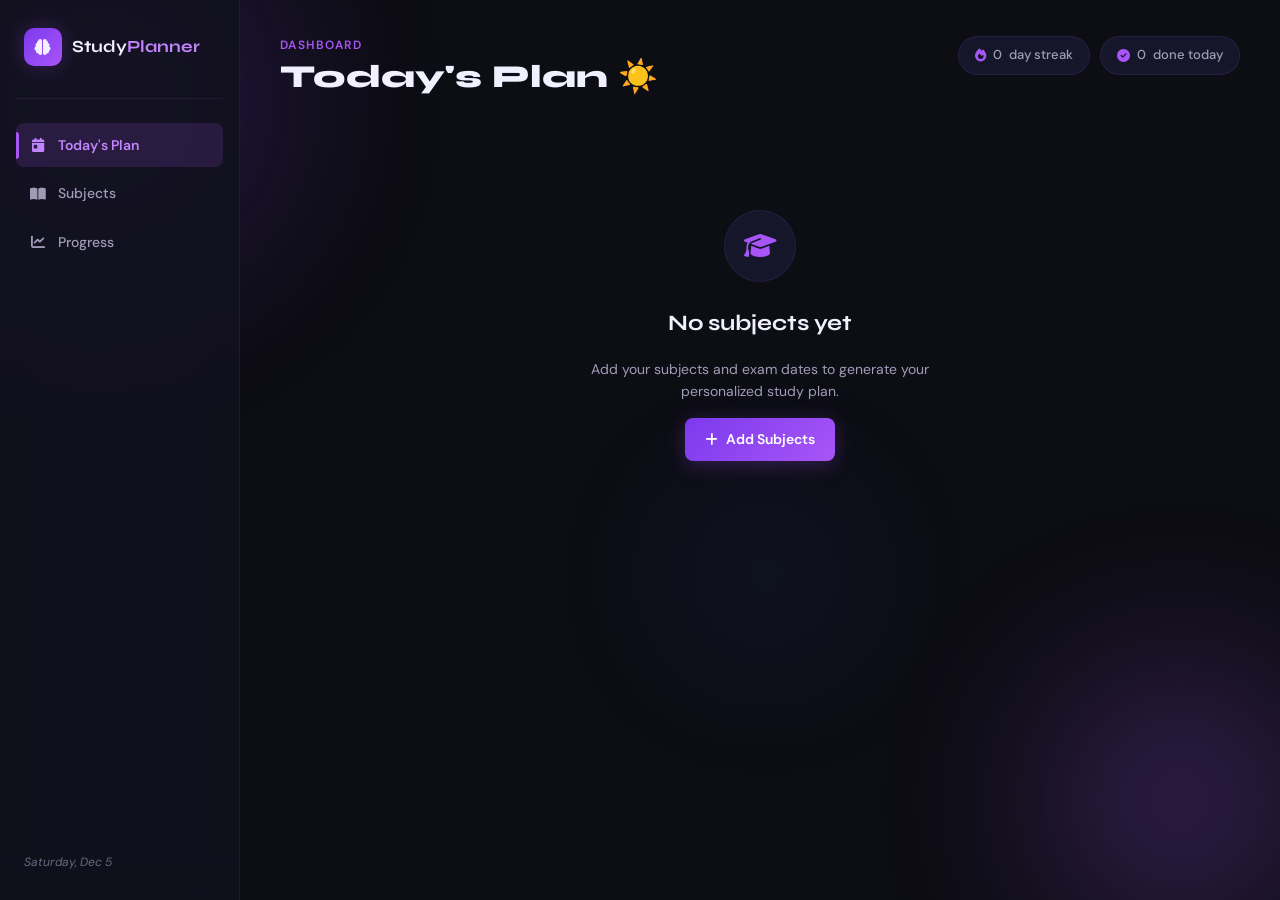
<file: index.html>
<!DOCTYPE html>
<html lang="en">
<head>
  <meta charset="UTF-8" />
  <meta name="viewport" content="width=device-width, initial-scale=1.0"/>
  <title>StudyPlanner — Dashboard</title>
  <link rel="stylesheet" href="css/style.css" />
  <link href="https://fonts.googleapis.com/css2?family=Syne:wght@400;600;700;800&family=DM+Sans:ital,wght@0,300;0,400;0,500;1,300&display=swap" rel="stylesheet"/>
  <link rel="stylesheet" href="https://cdnjs.cloudflare.com/ajax/libs/font-awesome/6.5.0/css/all.min.css"/>
</head>
<body>

  <!-- Background orbs -->
  <div class="bg-orb orb-1"></div>
  <div class="bg-orb orb-2"></div>
  <div class="bg-orb orb-3"></div>

  <!-- Sidebar -->
  <aside class="sidebar">
    <div class="logo">
      <span class="logo-icon"><i class="fas fa-brain"></i></span>
      <span class="logo-text">Study<span>Planner</span></span>
    </div>
    <nav>
      <a href="index.html" class="nav-link active">
        <i class="fas fa-calendar-day"></i> Today's Plan
      </a>
      <a href="subjects.html" class="nav-link">
        <i class="fas fa-book-open"></i> Subjects
      </a>
      <a href="progress.html" class="nav-link">
        <i class="fas fa-chart-line"></i> Progress
      </a>
    </nav>
    <div class="sidebar-footer">
      <div class="date-display" id="sidebarDate"></div>
    </div>
  </aside>

  <!-- Main Content -->
  <main class="main-content">

    <!-- Header -->
    <header class="page-header">
      <div>
        <p class="page-label">Dashboard</p>
        <h1 class="page-title">Today's Plan <span id="greetingEmoji">☀️</span></h1>
      </div>
      <div class="header-stats">
        <div class="stat-pill">
          <i class="fas fa-fire"></i>
          <span id="streakCount">0</span> day streak
        </div>
        <div class="stat-pill">
          <i class="fas fa-check-circle"></i>
          <span id="completedToday">0</span> done today
        </div>
      </div>
    </header>

    <!-- Empty state -->
    <div class="empty-state" id="emptyState">
      <div class="empty-icon"><i class="fas fa-graduation-cap"></i></div>
      <h2>No subjects yet</h2>
      <p>Add your subjects and exam dates to generate your personalized study plan.</p>
      <a href="subjects.html" class="btn btn-primary">
        <i class="fas fa-plus"></i> Add Subjects
      </a>
    </div>

    <!-- Today's tasks -->
    <section class="tasks-section" id="tasksSection" style="display:none">
      <div class="section-header">
        <h2>Today's Sessions</h2>
        <div class="progress-summary">
          <span id="progressText">0 / 0 completed</span>
          <div class="progress-bar-wrap">
            <div class="progress-bar-fill" id="dayProgressBar" style="width:0%"></div>
          </div>
        </div>
      </div>

      <div class="task-grid" id="taskGrid">
        <!-- Tasks injected by JS -->
      </div>
    </section>

    <!-- Upcoming exams -->
    <section class="upcoming-section" id="upcomingSection" style="display:none">
      <h2>Upcoming Exams</h2>
      <div class="exam-list" id="examList"></div>
    </section>

  </main>

  <script src="js/storage.js"></script>
  <script src="js/scheduler.js"></script>
  <script src="js/ui.js"></script>
  <script src="js/app.js"></script>
</body>
</html>
</file>
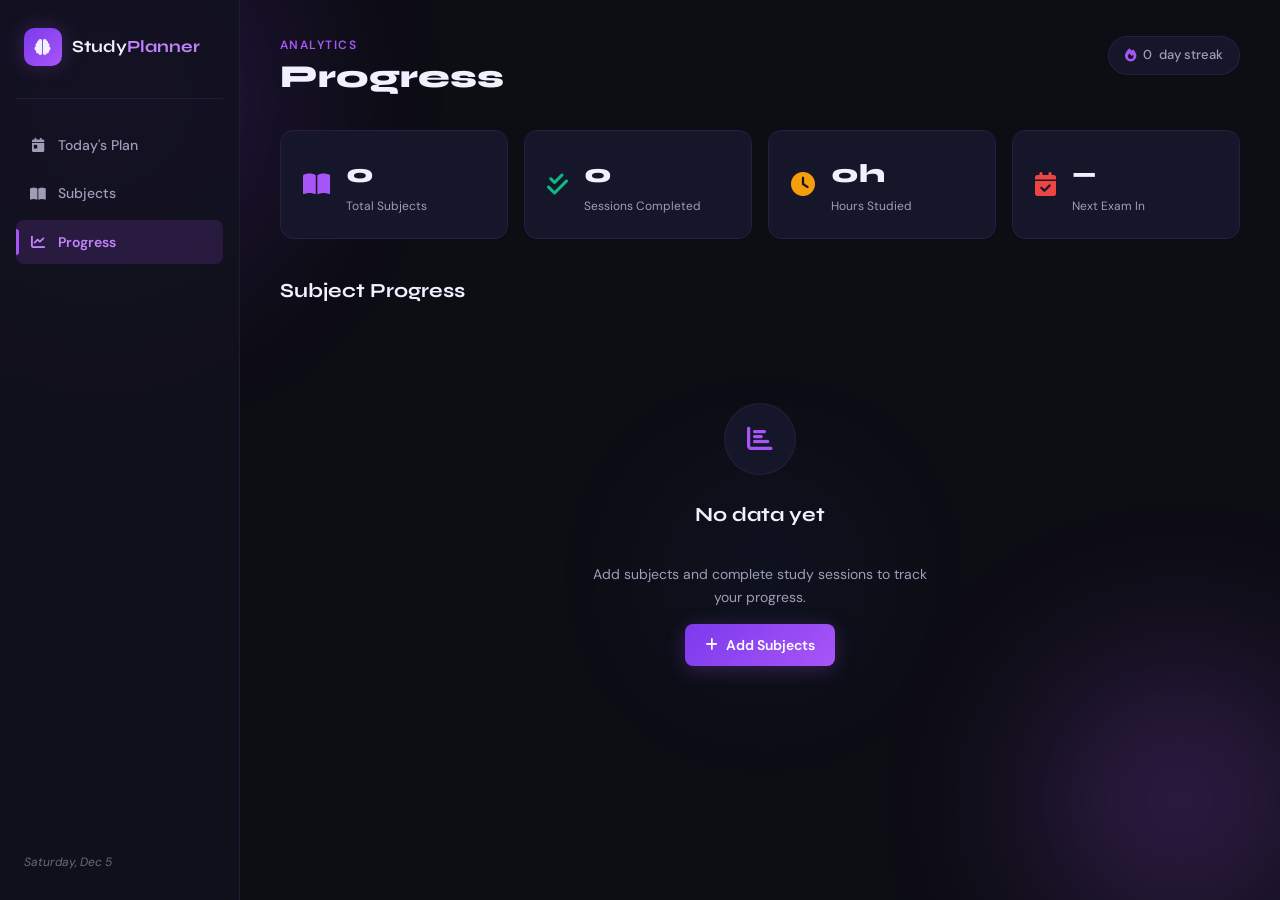
<file: progress.html>
<!DOCTYPE html>
<html lang="en">
<head>
  <meta charset="UTF-8" />
  <meta name="viewport" content="width=device-width, initial-scale=1.0"/>
  <title>StudyPlanner — Progress</title>
  <link rel="stylesheet" href="css/style.css" />
  <link href="https://fonts.googleapis.com/css2?family=Syne:wght@400;600;700;800&family=DM+Sans:ital,wght@0,300;0,400;0,500;1,300&display=swap" rel="stylesheet"/>
  <link rel="stylesheet" href="https://cdnjs.cloudflare.com/ajax/libs/font-awesome/6.5.0/css/all.min.css"/>
</head>
<body>

  <div class="bg-orb orb-1"></div>
  <div class="bg-orb orb-2"></div>
  <div class="bg-orb orb-3"></div>

  <aside class="sidebar">
    <div class="logo">
      <span class="logo-icon"><i class="fas fa-brain"></i></span>
      <span class="logo-text">Study<span>Planner</span></span>
    </div>
    <nav>
      <a href="index.html" class="nav-link">
        <i class="fas fa-calendar-day"></i> Today's Plan
      </a>
      <a href="subjects.html" class="nav-link">
        <i class="fas fa-book-open"></i> Subjects
      </a>
      <a href="progress.html" class="nav-link active">
        <i class="fas fa-chart-line"></i> Progress
      </a>
    </nav>
    <div class="sidebar-footer">
      <div class="date-display" id="sidebarDate"></div>
    </div>
  </aside>

  <main class="main-content">

    <header class="page-header">
      <div>
        <p class="page-label">Analytics</p>
        <h1 class="page-title">Progress</h1>
      </div>
      <div class="header-stats">
        <div class="stat-pill">
          <i class="fas fa-fire"></i>
          <span id="streakCount">0</span> day streak
        </div>
      </div>
    </header>

    <!-- Overview cards -->
    <div class="stats-grid" id="statsGrid">
      <div class="stats-card">
        <div class="stats-icon" style="color:#a855f7"><i class="fas fa-book-open"></i></div>
        <div class="stats-info">
          <span class="stats-value" id="totalSubjects">0</span>
          <span class="stats-label">Total Subjects</span>
        </div>
      </div>
      <div class="stats-card">
        <div class="stats-icon" style="color:#10b981"><i class="fas fa-check-double"></i></div>
        <div class="stats-info">
          <span class="stats-value" id="totalCompleted">0</span>
          <span class="stats-label">Sessions Completed</span>
        </div>
      </div>
      <div class="stats-card">
        <div class="stats-icon" style="color:#f59e0b"><i class="fas fa-clock"></i></div>
        <div class="stats-info">
          <span class="stats-value" id="totalHours">0h</span>
          <span class="stats-label">Hours Studied</span>
        </div>
      </div>
      <div class="stats-card">
        <div class="stats-icon" style="color:#ef4444"><i class="fas fa-calendar-check"></i></div>
        <div class="stats-info">
          <span class="stats-value" id="nearestExam">—</span>
          <span class="stats-label">Next Exam In</span>
        </div>
      </div>
    </div>

    <!-- Per subject progress -->
    <section class="progress-section">
      <h2>Subject Progress</h2>
      <div class="empty-state" id="emptyState">
        <div class="empty-icon"><i class="fas fa-chart-bar"></i></div>
        <h2>No data yet</h2>
        <p>Add subjects and complete study sessions to track your progress.</p>
        <a href="subjects.html" class="btn btn-primary">
          <i class="fas fa-plus"></i> Add Subjects
        </a>
      </div>
      <div id="progressList" style="display:none"></div>
    </section>

    <!-- Weekly heatmap -->
    <section class="heatmap-section" id="heatmapSection" style="display:none">
      <h2>This Week's Activity</h2>
      <div class="heatmap" id="weekHeatmap"></div>
    </section>

  </main>

  <script src="js/storage.js"></script>
  <script src="js/scheduler.js"></script>
  <script src="js/ui.js"></script>
  <script src="js/app.js"></script>
</body>
</html>
</file>
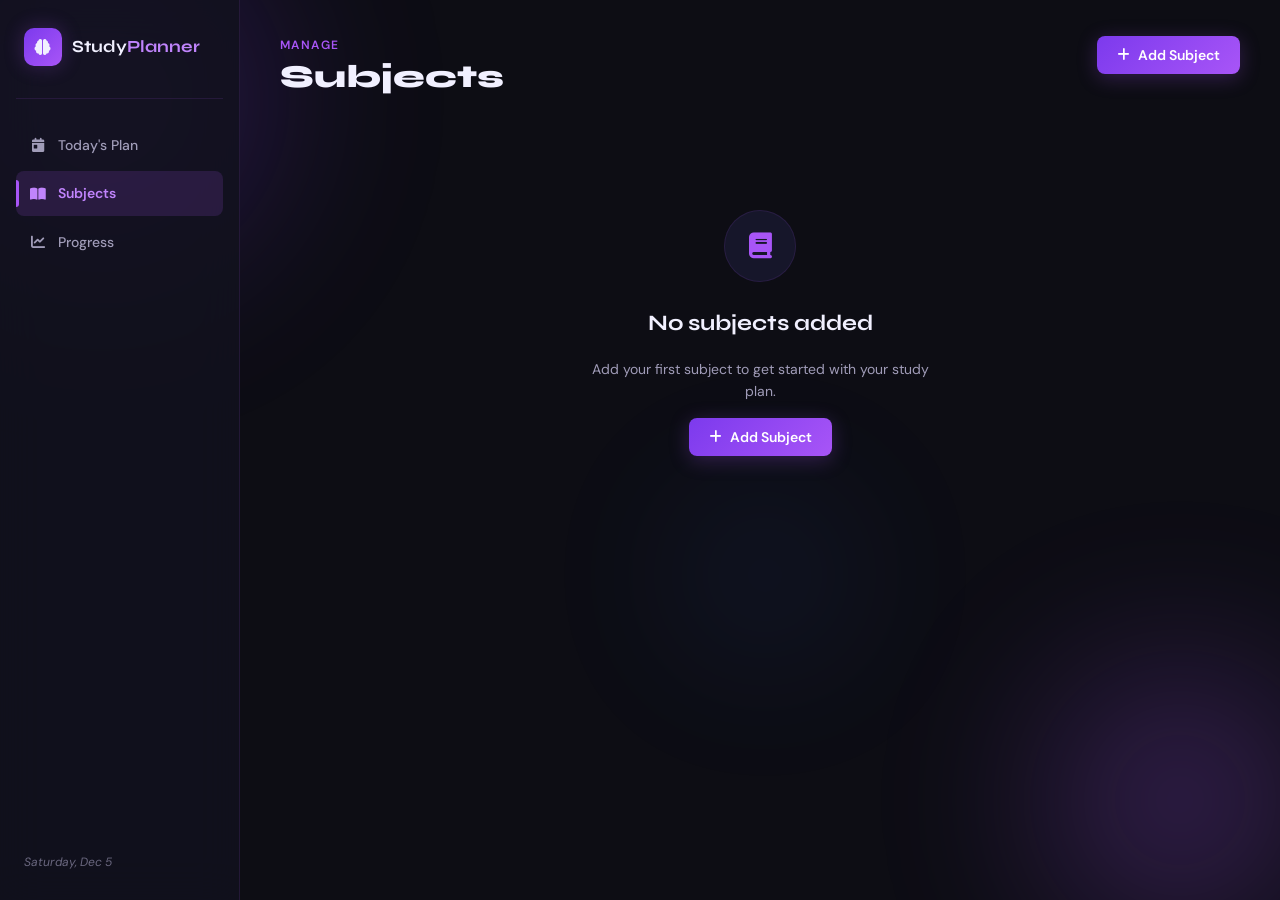
<file: subjects.html>
<!DOCTYPE html>
<html lang="en">
<head>
  <meta charset="UTF-8" />
  <meta name="viewport" content="width=device-width, initial-scale=1.0"/>
  <title>StudyPlanner — Subjects</title>
  <link rel="stylesheet" href="css/style.css" />
  <link href="https://fonts.googleapis.com/css2?family=Syne:wght@400;600;700;800&family=DM+Sans:ital,wght@0,300;0,400;0,500;1,300&display=swap" rel="stylesheet"/>
  <link rel="stylesheet" href="https://cdnjs.cloudflare.com/ajax/libs/font-awesome/6.5.0/css/all.min.css"/>
</head>
<body>

  <div class="bg-orb orb-1"></div>
  <div class="bg-orb orb-2"></div>
  <div class="bg-orb orb-3"></div>

  <aside class="sidebar">
    <div class="logo">
      <span class="logo-icon"><i class="fas fa-brain"></i></span>
      <span class="logo-text">Study<span>Planner</span></span>
    </div>
    <nav>
      <a href="index.html" class="nav-link">
        <i class="fas fa-calendar-day"></i> Today's Plan
      </a>
      <a href="subjects.html" class="nav-link active">
        <i class="fas fa-book-open"></i> Subjects
      </a>
      <a href="progress.html" class="nav-link">
        <i class="fas fa-chart-line"></i> Progress
      </a>
    </nav>
    <div class="sidebar-footer">
      <div class="date-display" id="sidebarDate"></div>
    </div>
  </aside>

  <main class="main-content">

    <header class="page-header">
      <div>
        <p class="page-label">Manage</p>
        <h1 class="page-title">Subjects</h1>
      </div>
      <button class="btn btn-primary" id="openModalBtn">
        <i class="fas fa-plus"></i> Add Subject
      </button>
    </header>

    <!-- Subject cards -->
    <div class="empty-state" id="emptyState">
      <div class="empty-icon"><i class="fas fa-book"></i></div>
      <h2>No subjects added</h2>
      <p>Add your first subject to get started with your study plan.</p>
      <button class="btn btn-primary" id="openModalBtn2">
        <i class="fas fa-plus"></i> Add Subject
      </button>
    </div>

    <div class="subject-grid" id="subjectGrid" style="display:none"></div>

  </main>

  <!-- Modal -->
  <div class="modal-overlay" id="modalOverlay">
    <div class="modal" id="subjectModal">
      <div class="modal-header">
        <h2 id="modalTitle">Add Subject</h2>
        <button class="modal-close" id="closeModalBtn"><i class="fas fa-times"></i></button>
      </div>

      <div class="form-group">
        <label>Subject Name</label>
        <input type="text" id="subjectName" placeholder="e.g. Mathematics" maxlength="40"/>
      </div>

      <div class="form-group">
        <label>Exam Date</label>
        <input type="date" id="examDate"/>
      </div>

      <div class="form-group">
        <label>Difficulty <span class="difficulty-val" id="difficultyVal">3</span> / 5</label>
        <input type="range" id="difficulty" min="1" max="5" value="3" class="range-input"/>
        <div class="range-labels">
          <span>Easy</span><span>Medium</span><span>Hard</span>
        </div>
      </div>

      <div class="form-group">
        <label>Daily Study Goal (hours)</label>
        <input type="number" id="dailyHours" min="0.5" max="8" step="0.5" value="2" placeholder="e.g. 2"/>
      </div>

      <div class="form-group">
        <label>Color Tag</label>
        <div class="color-picker" id="colorPicker">
          <div class="color-dot selected" data-color="#a855f7" style="background:#a855f7"></div>
          <div class="color-dot" data-color="#3b82f6" style="background:#3b82f6"></div>
          <div class="color-dot" data-color="#10b981" style="background:#10b981"></div>
          <div class="color-dot" data-color="#f59e0b" style="background:#f59e0b"></div>
          <div class="color-dot" data-color="#ef4444" style="background:#ef4444"></div>
          <div class="color-dot" data-color="#ec4899" style="background:#ec4899"></div>
        </div>
      </div>

      <div class="modal-actions">
        <button class="btn btn-ghost" id="cancelBtn">Cancel</button>
        <button class="btn btn-primary" id="saveSubjectBtn">Save Subject</button>
      </div>
    </div>
  </div>

  <script src="js/storage.js"></script>
  <script src="js/scheduler.js"></script>
  <script src="js/ui.js"></script>
  <script src="js/app.js"></script>
</body>
</html>
</file>
<file: css/style.css>
/* ============================================
   STUDY PLANNER — Purple & Dark Theme
   ============================================ */

@import url('https://fonts.googleapis.com/css2?family=Syne:wght@400;600;700;800&family=DM+Sans:ital,wght@0,300;0,400;0,500;1,300&display=swap');

/* === VARIABLES === */
:root {
  --bg:           #0d0d14;
  --bg-2:         #12121e;
  --bg-3:         #1a1a2e;
  --surface:      #16162a;
  --surface-2:    #1e1e35;
  --border:       rgba(168, 85, 247, 0.12);
  --border-hover: rgba(168, 85, 247, 0.35);

  --purple:       #a855f7;
  --purple-light: #c084fc;
  --purple-dark:  #7c3aed;
  --purple-glow:  rgba(168, 85, 247, 0.25);

  --text:         #f1f0ff;
  --text-2:       #a09cb8;
  --text-3:       #6b6880;

  --green:        #10b981;
  --amber:        #f59e0b;
  --red:          #ef4444;
  --blue:         #3b82f6;

  --sidebar-w:    240px;
  --radius:       14px;
  --radius-sm:    8px;
  --radius-lg:    20px;

  --font-display: 'Syne', sans-serif;
  --font-body:    'DM Sans', sans-serif;

  --transition:   all 0.25s cubic-bezier(0.4, 0, 0.2, 1);
}

/* === RESET === */
*, *::before, *::after { box-sizing: border-box; margin: 0; padding: 0; }

html { scroll-behavior: smooth; }

body {
  font-family: var(--font-body);
  background: var(--bg);
  color: var(--text);
  min-height: 100vh;
  display: flex;
  overflow-x: hidden;
  font-size: 15px;
  line-height: 1.6;
}

/* === BACKGROUND ORBS === */
.bg-orb {
  position: fixed;
  border-radius: 50%;
  filter: blur(80px);
  pointer-events: none;
  z-index: 0;
  opacity: 0.35;
}
.orb-1 {
  width: 500px; height: 500px;
  background: radial-gradient(circle, #7c3aed 0%, transparent 70%);
  top: -150px; left: -150px;
  animation: orbFloat 12s ease-in-out infinite;
}
.orb-2 {
  width: 400px; height: 400px;
  background: radial-gradient(circle, #a855f7 0%, transparent 70%);
  bottom: -100px; right: -100px;
  animation: orbFloat 15s ease-in-out infinite reverse;
}
.orb-3 {
  width: 250px; height: 250px;
  background: radial-gradient(circle, #3b82f6 0%, transparent 70%);
  top: 50%; left: 50%;
  opacity: 0.15;
  animation: orbFloat 10s ease-in-out infinite 3s;
}
@keyframes orbFloat {
  0%, 100% { transform: translate(0, 0) scale(1); }
  33%       { transform: translate(30px, -20px) scale(1.05); }
  66%       { transform: translate(-20px, 15px) scale(0.95); }
}

/* === SIDEBAR === */
.sidebar {
  width: var(--sidebar-w);
  background: rgba(18, 18, 30, 0.85);
  backdrop-filter: blur(20px);
  border-right: 1px solid var(--border);
  display: flex;
  flex-direction: column;
  padding: 28px 16px;
  position: fixed;
  top: 0; left: 0; bottom: 0;
  z-index: 100;
}

.logo {
  display: flex;
  align-items: center;
  gap: 10px;
  padding: 0 8px 32px;
  border-bottom: 1px solid var(--border);
  margin-bottom: 24px;
}
.logo-icon {
  width: 38px; height: 38px;
  background: linear-gradient(135deg, var(--purple-dark), var(--purple));
  border-radius: 10px;
  display: flex; align-items: center; justify-content: center;
  font-size: 16px;
  box-shadow: 0 0 20px var(--purple-glow);
}
.logo-text {
  font-family: var(--font-display);
  font-size: 17px;
  font-weight: 700;
  color: var(--text);
}
.logo-text span { color: var(--purple-light); }

nav { display: flex; flex-direction: column; gap: 4px; }

.nav-link {
  display: flex;
  align-items: center;
  gap: 12px;
  padding: 11px 14px;
  border-radius: var(--radius-sm);
  color: var(--text-2);
  text-decoration: none;
  font-size: 14px;
  font-weight: 500;
  transition: var(--transition);
  position: relative;
}
.nav-link i { width: 16px; text-align: center; font-size: 14px; }
.nav-link:hover {
  color: var(--text);
  background: rgba(168, 85, 247, 0.08);
}
.nav-link.active {
  color: var(--purple-light);
  background: rgba(168, 85, 247, 0.15);
  font-weight: 600;
}
.nav-link.active::before {
  content: '';
  position: absolute;
  left: 0; top: 20%; bottom: 20%;
  width: 3px;
  background: var(--purple);
  border-radius: 0 3px 3px 0;
}

.sidebar-footer { margin-top: auto; padding-top: 20px; }
.date-display {
  font-size: 12px;
  color: var(--text-3);
  padding: 0 8px;
  font-style: italic;
}

/* === MAIN CONTENT === */
.main-content {
  margin-left: var(--sidebar-w);
  flex: 1;
  padding: 36px 40px;
  position: relative;
  z-index: 1;
  max-width: calc(100vw - var(--sidebar-w));
}

/* === PAGE HEADER === */
.page-header {
  display: flex;
  align-items: flex-start;
  justify-content: space-between;
  margin-bottom: 36px;
  flex-wrap: wrap;
  gap: 16px;
}
.page-label {
  font-size: 12px;
  font-weight: 600;
  letter-spacing: 0.12em;
  text-transform: uppercase;
  color: var(--purple);
  margin-bottom: 4px;
}
.page-title {
  font-family: var(--font-display);
  font-size: 32px;
  font-weight: 800;
  color: var(--text);
  line-height: 1.1;
}

.header-stats {
  display: flex;
  gap: 10px;
  align-items: center;
  flex-wrap: wrap;
}
.stat-pill {
  display: flex;
  align-items: center;
  gap: 7px;
  background: var(--surface);
  border: 1px solid var(--border);
  border-radius: 50px;
  padding: 8px 16px;
  font-size: 13px;
  color: var(--text-2);
  font-weight: 500;
}
.stat-pill i { color: var(--purple); }

/* === BUTTONS === */
.btn {
  display: inline-flex;
  align-items: center;
  gap: 8px;
  padding: 10px 20px;
  border-radius: var(--radius-sm);
  font-family: var(--font-body);
  font-size: 14px;
  font-weight: 600;
  cursor: pointer;
  border: none;
  transition: var(--transition);
  text-decoration: none;
  white-space: nowrap;
}
.btn-primary {
  background: linear-gradient(135deg, var(--purple-dark), var(--purple));
  color: #fff;
  box-shadow: 0 4px 20px var(--purple-glow);
}
.btn-primary:hover {
  transform: translateY(-2px);
  box-shadow: 0 8px 30px var(--purple-glow);
}
.btn-ghost {
  background: transparent;
  color: var(--text-2);
  border: 1px solid var(--border);
}
.btn-ghost:hover {
  border-color: var(--border-hover);
  color: var(--text);
  background: var(--surface);
}
.btn-danger {
  background: rgba(239, 68, 68, 0.15);
  color: var(--red);
  border: 1px solid rgba(239, 68, 68, 0.25);
}
.btn-danger:hover { background: rgba(239, 68, 68, 0.25); }

/* === EMPTY STATE === */
.empty-state {
  display: flex;
  flex-direction: column;
  align-items: center;
  justify-content: center;
  text-align: center;
  padding: 80px 40px;
  gap: 16px;
}
.empty-icon {
  width: 72px; height: 72px;
  background: var(--surface);
  border: 1px solid var(--border);
  border-radius: 50%;
  display: flex; align-items: center; justify-content: center;
  font-size: 26px;
  color: var(--purple);
  margin-bottom: 8px;
}
.empty-state h2 {
  font-family: var(--font-display);
  font-size: 22px;
  font-weight: 700;
  color: var(--text);
}
.empty-state p {
  color: var(--text-2);
  max-width: 340px;
  font-size: 14px;
}

/* === TASK GRID (Dashboard) === */
.tasks-section { margin-bottom: 40px; }

.section-header {
  display: flex;
  align-items: center;
  justify-content: space-between;
  margin-bottom: 20px;
  flex-wrap: wrap;
  gap: 12px;
}
.section-header h2 {
  font-family: var(--font-display);
  font-size: 20px;
  font-weight: 700;
}

.progress-summary {
  display: flex;
  align-items: center;
  gap: 12px;
  font-size: 13px;
  color: var(--text-2);
}
.progress-bar-wrap {
  width: 140px; height: 6px;
  background: var(--surface-2);
  border-radius: 10px;
  overflow: hidden;
}
.progress-bar-fill {
  height: 100%;
  background: linear-gradient(90deg, var(--purple-dark), var(--purple-light));
  border-radius: 10px;
  transition: width 0.6s cubic-bezier(0.4, 0, 0.2, 1);
}

.task-grid {
  display: grid;
  grid-template-columns: repeat(auto-fill, minmax(280px, 1fr));
  gap: 16px;
}

.task-card {
  background: var(--surface);
  border: 1px solid var(--border);
  border-radius: var(--radius);
  padding: 20px;
  transition: var(--transition);
  position: relative;
  overflow: hidden;
  animation: fadeUp 0.4s ease both;
}
.task-card::before {
  content: '';
  position: absolute;
  top: 0; left: 0; right: 0;
  height: 3px;
  background: var(--card-color, var(--purple));
}
.task-card:hover {
  border-color: var(--border-hover);
  transform: translateY(-3px);
  box-shadow: 0 12px 40px rgba(0,0,0,0.3);
}
.task-card.completed {
  opacity: 0.55;
}
.task-card.completed .task-name { text-decoration: line-through; }

.task-subject-label {
  font-size: 11px;
  font-weight: 700;
  letter-spacing: 0.1em;
  text-transform: uppercase;
  color: var(--card-color, var(--purple));
  margin-bottom: 8px;
}
.task-name {
  font-family: var(--font-display);
  font-size: 17px;
  font-weight: 700;
  margin-bottom: 12px;
}
.task-meta {
  display: flex;
  align-items: center;
  gap: 14px;
  font-size: 12px;
  color: var(--text-2);
  margin-bottom: 16px;
}
.task-meta i { color: var(--card-color, var(--purple)); }
.task-actions { display: flex; gap: 8px; }

.check-btn {
  flex: 1;
  padding: 8px;
  border-radius: var(--radius-sm);
  border: 1px solid var(--border);
  background: transparent;
  color: var(--text-2);
  font-size: 13px;
  font-weight: 600;
  cursor: pointer;
  transition: var(--transition);
  display: flex; align-items: center; justify-content: center; gap: 6px;
}
.check-btn:hover, .check-btn.done {
  background: rgba(16, 185, 129, 0.15);
  border-color: rgba(16, 185, 129, 0.4);
  color: var(--green);
}
.check-btn.done i::before { content: '\f00c'; }

/* === UPCOMING EXAMS === */
.upcoming-section h2 {
  font-family: var(--font-display);
  font-size: 20px;
  font-weight: 700;
  margin-bottom: 16px;
}
.exam-list { display: flex; flex-direction: column; gap: 10px; }

.exam-item {
  display: flex;
  align-items: center;
  gap: 16px;
  background: var(--surface);
  border: 1px solid var(--border);
  border-radius: var(--radius);
  padding: 16px 20px;
  transition: var(--transition);
}
.exam-item:hover { border-color: var(--border-hover); }

.exam-dot {
  width: 12px; height: 12px;
  border-radius: 50%;
  flex-shrink: 0;
}
.exam-name {
  font-weight: 600;
  flex: 1;
}
.exam-date { font-size: 13px; color: var(--text-2); }
.exam-days {
  font-size: 13px;
  font-weight: 700;
  padding: 4px 10px;
  border-radius: 50px;
  background: var(--surface-2);
}
.exam-days.urgent { color: var(--red); background: rgba(239,68,68,0.1); }
.exam-days.soon   { color: var(--amber); background: rgba(245,158,11,0.1); }
.exam-days.ok     { color: var(--green); background: rgba(16,185,129,0.1); }

/* === SUBJECT GRID === */
.subject-grid {
  display: grid;
  grid-template-columns: repeat(auto-fill, minmax(300px, 1fr));
  gap: 18px;
}

.subject-card {
  background: var(--surface);
  border: 1px solid var(--border);
  border-radius: var(--radius);
  padding: 22px;
  position: relative;
  overflow: hidden;
  transition: var(--transition);
  animation: fadeUp 0.4s ease both;
}
.subject-card::after {
  content: '';
  position: absolute;
  top: 0; left: 0; right: 0;
  height: 4px;
  background: var(--card-color, var(--purple));
}
.subject-card:hover {
  border-color: var(--border-hover);
  transform: translateY(-4px);
  box-shadow: 0 16px 50px rgba(0,0,0,0.35);
}

.subject-card-header {
  display: flex;
  align-items: flex-start;
  justify-content: space-between;
  margin-bottom: 14px;
}
.subject-card-name {
  font-family: var(--font-display);
  font-size: 19px;
  font-weight: 800;
}
.subject-card-actions { display: flex; gap: 6px; }
.icon-btn {
  width: 30px; height: 30px;
  border-radius: 6px;
  border: 1px solid var(--border);
  background: transparent;
  color: var(--text-3);
  cursor: pointer;
  display: flex; align-items: center; justify-content: center;
  font-size: 12px;
  transition: var(--transition);
}
.icon-btn:hover { color: var(--text); border-color: var(--border-hover); background: var(--surface-2); }
.icon-btn.delete:hover { color: var(--red); border-color: rgba(239,68,68,0.4); }

.subject-card-meta {
  display: flex;
  gap: 16px;
  font-size: 13px;
  color: var(--text-2);
  margin-bottom: 16px;
  flex-wrap: wrap;
}
.subject-card-meta span { display: flex; align-items: center; gap: 5px; }
.subject-card-meta i { color: var(--card-color, var(--purple)); }

.difficulty-stars {
  display: flex;
  gap: 3px;
  margin-bottom: 16px;
}
.difficulty-stars i { font-size: 12px; }
.difficulty-stars i.filled { color: var(--amber); }
.difficulty-stars i.empty  { color: var(--surface-2); }

.subject-mini-progress {
  margin-top: 4px;
}
.subject-mini-progress-label {
  display: flex;
  justify-content: space-between;
  font-size: 12px;
  color: var(--text-3);
  margin-bottom: 6px;
}
.subject-mini-bar {
  height: 5px;
  background: var(--surface-2);
  border-radius: 10px;
  overflow: hidden;
}
.subject-mini-bar-fill {
  height: 100%;
  background: var(--card-color, var(--purple));
  border-radius: 10px;
  transition: width 0.6s ease;
}

/* === MODAL === */
.modal-overlay {
  position: fixed; inset: 0;
  background: rgba(0,0,0,0.65);
  backdrop-filter: blur(6px);
  z-index: 200;
  display: none;
  align-items: center;
  justify-content: center;
  padding: 20px;
}
.modal-overlay.open { display: flex; }

.modal {
  background: var(--bg-2);
  border: 1px solid var(--border);
  border-radius: var(--radius-lg);
  padding: 32px;
  width: 100%;
  max-width: 460px;
  animation: modalIn 0.3s cubic-bezier(0.34, 1.56, 0.64, 1);
  position: relative;
  z-index: 201;
}
@keyframes modalIn {
  from { opacity: 0; transform: scale(0.9) translateY(20px); }
  to   { opacity: 1; transform: scale(1) translateY(0); }
}

.modal-header {
  display: flex;
  align-items: center;
  justify-content: space-between;
  margin-bottom: 24px;
}
.modal-header h2 {
  font-family: var(--font-display);
  font-size: 22px;
  font-weight: 800;
}
.modal-close {
  width: 32px; height: 32px;
  border-radius: 8px;
  border: 1px solid var(--border);
  background: transparent;
  color: var(--text-2);
  cursor: pointer;
  display: flex; align-items: center; justify-content: center;
  transition: var(--transition);
}
.modal-close:hover { color: var(--text); background: var(--surface); }

.form-group { margin-bottom: 20px; }
.form-group label {
  display: block;
  font-size: 13px;
  font-weight: 600;
  color: var(--text-2);
  margin-bottom: 8px;
  letter-spacing: 0.04em;
}
.form-group input[type="text"],
.form-group input[type="date"],
.form-group input[type="number"] {
  width: 100%;
  background: var(--bg-3);
  border: 1px solid var(--border);
  border-radius: var(--radius-sm);
  padding: 11px 14px;
  color: var(--text);
  font-family: var(--font-body);
  font-size: 14px;
  outline: none;
  transition: var(--transition);
}
.form-group input:focus {
  border-color: var(--purple);
  box-shadow: 0 0 0 3px rgba(168, 85, 247, 0.15);
}
.form-group input[type="date"]::-webkit-calendar-picker-indicator {
  filter: invert(0.7);
}

.range-input {
  width: 100%;
  -webkit-appearance: none;
  height: 6px;
  background: var(--surface-2);
  border-radius: 10px;
  outline: none;
  margin-bottom: 8px;
}
.range-input::-webkit-slider-thumb {
  -webkit-appearance: none;
  width: 18px; height: 18px;
  border-radius: 50%;
  background: var(--purple);
  cursor: pointer;
  box-shadow: 0 0 10px var(--purple-glow);
}
.range-labels {
  display: flex;
  justify-content: space-between;
  font-size: 11px;
  color: var(--text-3);
}
.difficulty-val {
  display: inline-block;
  background: rgba(168,85,247,0.15);
  color: var(--purple-light);
  border-radius: 4px;
  padding: 1px 7px;
  font-size: 12px;
  font-weight: 700;
  margin-left: 6px;
}

.color-picker { display: flex; gap: 10px; flex-wrap: wrap; }
.color-dot {
  width: 28px; height: 28px;
  border-radius: 50%;
  cursor: pointer;
  border: 3px solid transparent;
  transition: var(--transition);
}
.color-dot.selected, .color-dot:hover {
  border-color: #fff;
  transform: scale(1.2);
}

.modal-actions {
  display: flex;
  gap: 10px;
  justify-content: flex-end;
  margin-top: 28px;
}

/* === PROGRESS PAGE === */
.stats-grid {
  display: grid;
  grid-template-columns: repeat(auto-fill, minmax(200px, 1fr));
  gap: 16px;
  margin-bottom: 36px;
}
.stats-card {
  background: var(--surface);
  border: 1px solid var(--border);
  border-radius: var(--radius);
  padding: 22px;
  display: flex;
  align-items: center;
  gap: 16px;
  transition: var(--transition);
}
.stats-card:hover {
  border-color: var(--border-hover);
  transform: translateY(-2px);
}
.stats-icon { font-size: 24px; }
.stats-value {
  display: block;
  font-family: var(--font-display);
  font-size: 26px;
  font-weight: 800;
}
.stats-label {
  display: block;
  font-size: 12px;
  color: var(--text-2);
  margin-top: 2px;
}

.progress-section h2, .heatmap-section h2 {
  font-family: var(--font-display);
  font-size: 20px;
  font-weight: 700;
  margin-bottom: 16px;
}

.progress-item {
  background: var(--surface);
  border: 1px solid var(--border);
  border-radius: var(--radius);
  padding: 20px 24px;
  margin-bottom: 12px;
  transition: var(--transition);
}
.progress-item:hover { border-color: var(--border-hover); }
.progress-item-header {
  display: flex;
  justify-content: space-between;
  align-items: center;
  margin-bottom: 10px;
}
.progress-item-name {
  font-family: var(--font-display);
  font-size: 16px;
  font-weight: 700;
}
.progress-item-pct {
  font-size: 13px;
  font-weight: 700;
  color: var(--purple-light);
}
.progress-item-bar {
  height: 8px;
  background: var(--surface-2);
  border-radius: 10px;
  overflow: hidden;
  margin-bottom: 8px;
}
.progress-item-fill {
  height: 100%;
  border-radius: 10px;
  transition: width 0.8s cubic-bezier(0.4, 0, 0.2, 1);
}
.progress-item-meta {
  font-size: 12px;
  color: var(--text-3);
  display: flex;
  gap: 16px;
}

/* === HEATMAP === */
.heatmap-section { margin-top: 32px; }
.heatmap {
  display: flex;
  gap: 8px;
  flex-wrap: wrap;
}
.heatmap-day {
  flex: 1;
  min-width: 80px;
  background: var(--surface);
  border: 1px solid var(--border);
  border-radius: var(--radius-sm);
  padding: 12px;
  text-align: center;
}
.heatmap-day-name {
  font-size: 11px;
  font-weight: 700;
  color: var(--text-3);
  text-transform: uppercase;
  letter-spacing: 0.08em;
  margin-bottom: 6px;
}
.heatmap-day-count {
  font-family: var(--font-display);
  font-size: 20px;
  font-weight: 800;
}
.heatmap-day.active {
  border-color: rgba(168,85,247,0.3);
  background: rgba(168,85,247,0.08);
}
.heatmap-day.today {
  border-color: var(--purple);
  background: rgba(168,85,247,0.15);
}

/* === ANIMATIONS === */
@keyframes fadeUp {
  from { opacity: 0; transform: translateY(16px); }
  to   { opacity: 1; transform: translateY(0); }
}

/* === SCROLLBAR === */
::-webkit-scrollbar { width: 6px; }
::-webkit-scrollbar-track { background: transparent; }
::-webkit-scrollbar-thumb { background: var(--border); border-radius: 10px; }
::-webkit-scrollbar-thumb:hover { background: var(--border-hover); }

/* === RESPONSIVE === */
@media (max-width: 768px) {
  .sidebar {
    width: 60px;
    padding: 20px 8px;
  }
  .logo-text, .nav-link span, .sidebar-footer { display: none; }
  .nav-link { justify-content: center; padding: 12px; }
  .nav-link i { width: auto; }
  .main-content {
    margin-left: 60px;
    padding: 24px 20px;
  }
  .page-title { font-size: 24px; }
  .task-grid, .subject-grid { grid-template-columns: 1fr; }
}
</file>
